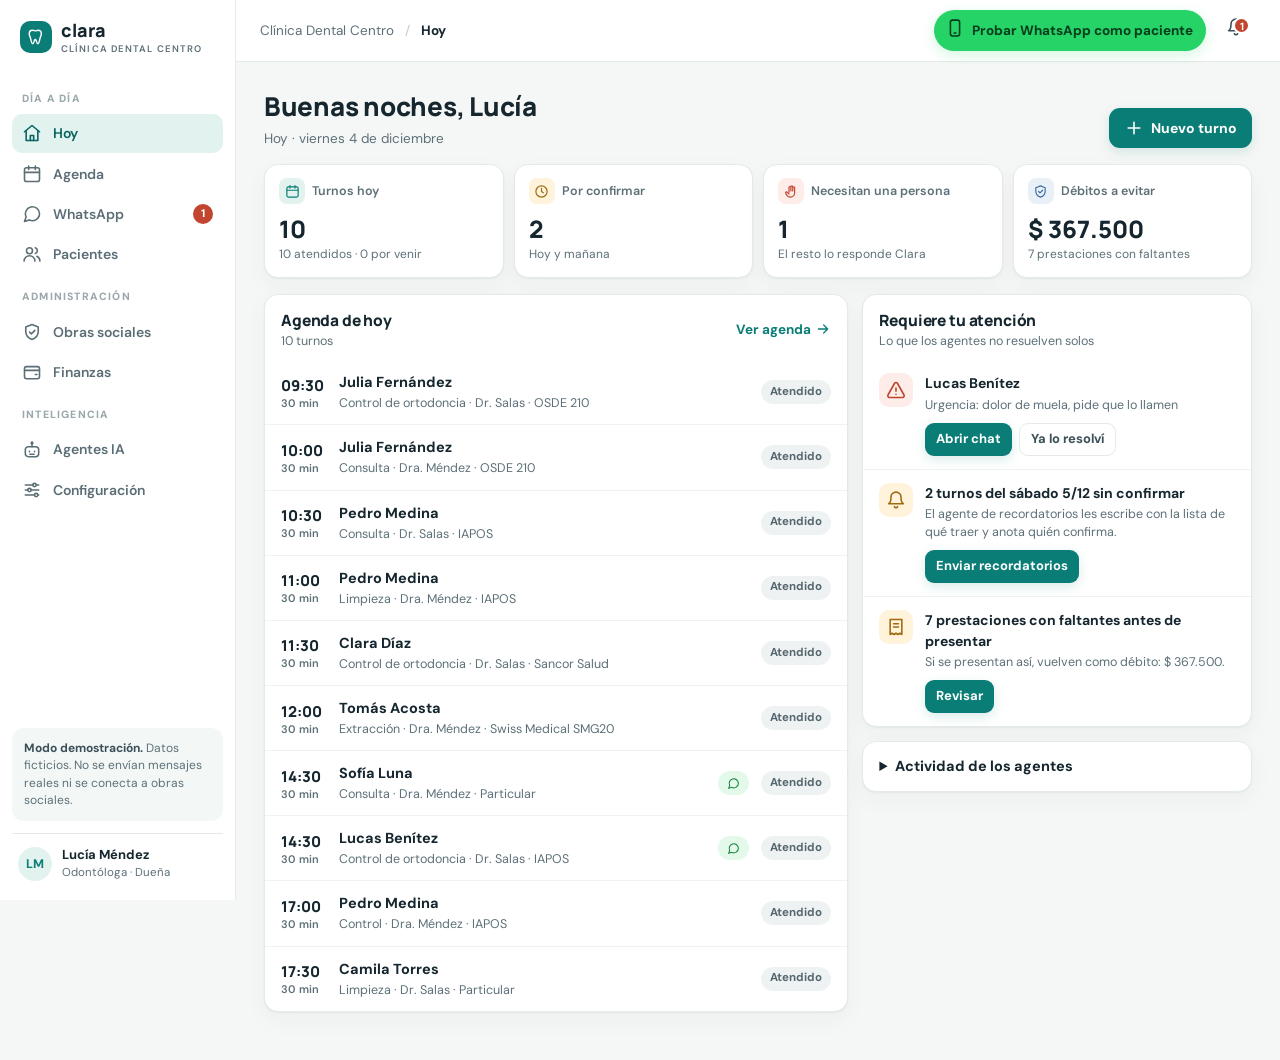
<file: index.html>
<!doctype html>
<html lang="es">
<head>
<meta charset="utf-8">
<meta name="viewport" content="width=device-width, initial-scale=1, viewport-fit=cover, interactive-widget=resizes-content">
<meta name="theme-color" content="#0a7d76">
<title>Clara · Clínica dental</title>
<meta name="description" content="Prototipo de Clara: gestión de clínica dental con agentes de IA para WhatsApp, coberturas y facturación. Datos ficticios.">
<link rel="preconnect" href="https://fonts.googleapis.com">
<link rel="preconnect" href="https://fonts.gstatic.com" crossorigin>
<link href="https://fonts.googleapis.com/css2?family=DM+Sans:opsz,wght@9..40,400;9..40,500;9..40,600;9..40,700&family=Manrope:wght@600;700;800&display=swap" rel="stylesheet">
<link rel="stylesheet" href="styles.css">
</head>
<body>
<div class="nav-backdrop" data-act="menu-close" aria-hidden="true"></div>
<div class="app">
  <aside class="sidebar" id="navigation" aria-label="Menú principal">
    <button class="btn ghost menu-close" data-act="menu-close">Cerrar menú ✕</button>
    <div class="brand"><div class="brandmark" data-icon="tooth"></div><div>clara<small>Clínica Dental Centro</small></div></div>
    <nav class="nav" id="sidenav"></nav>
    <div class="side-foot">
      <div class="side-demo"><b>Modo demostración.</b> Datos ficticios. No se envían mensajes reales ni se conecta a obras sociales.</div>
      <div class="side-user"><div class="avatar">LM</div><div><b>Lucía Méndez</b><small>Odontóloga · Dueña</small></div></div>
    </div>
  </aside>
  <main>
    <header class="topbar">
      <button class="btn ghost menu-toggle" data-act="menu-open" aria-controls="navigation" aria-expanded="false">☰ Menú</button>
      <div class="brand"><div class="brandmark" data-icon="tooth"></div><div>clara</div></div>
      <div class="crumb">Clínica Dental Centro <span style="padding:0 7px;color:#c3cccd">/</span> <b id="crumb">Hoy</b></div>
      <div class="topspacer"></div>
      <button class="try-btn" data-act="phone-open" aria-label="Probar el WhatsApp como paciente"><span data-icon="phone"></span><span class="lbl-long">Probar WhatsApp como paciente</span><span class="lbl-short">Probar</span></button>
      <button class="iconbtn" data-act="go" data-page="whatsapp" aria-label="Conversaciones que necesitan una persona"><span data-icon="bell"></span><span class="dot hidden" id="bellcount"></span></button>
    </header>
    <div class="content" id="view"></div>
  </main>
</div>

<nav class="bottomnav" id="bottomnav" aria-label="Navegación"></nav>
<button class="fab" data-act="new-appt" aria-label="Nuevo turno"><span data-icon="plus"></span></button>

<!-- Simulador de WhatsApp del paciente -->
<div class="phone-dock" id="phonedock" aria-hidden="true">
  <div class="phone" role="dialog" aria-label="Simulador de WhatsApp del paciente">
    <div class="ph-head">
      <button class="iconbtn" data-act="phone-close" aria-label="Cerrar simulador"><span data-icon="chevL"></span></button>
      <div class="avatar" data-icon="tooth"></div>
      <div style="flex:1;min-width:0"><b>Clínica Dental Centro</b><span id="ph-status">en línea · responde Clara (IA)</span></div>
      <button class="iconbtn" data-act="phone-reset" aria-label="Reiniciar esta conversación"><span data-icon="refresh"></span></button>
    </div>
    <div class="ph-persona"><label for="ph-persona">Escribís como</label><select id="ph-persona"></select></div>
    <div class="ph-msgs" id="ph-msgs" role="log" aria-label="Mensajes del simulador"></div>
    <div class="ph-sugg" id="ph-sugg"></div>
    <form class="ph-foot" id="ph-form" autocomplete="off">
      <input id="ph-input" placeholder="Escribí como si fueras el paciente…" aria-label="Mensaje del paciente">
      <button class="sendbtn" aria-label="Enviar"><span data-icon="send"></span></button>
    </form>
  </div>
</div>

<div class="sheet-bg" id="sheetbg" data-act="sheet-close"></div>
<section class="sheet" id="sheet" role="dialog" aria-modal="true" aria-labelledby="sheet-title" tabindex="-1"><div class="grab"></div><div id="sheet-inner"></div></section>
<div class="toasts" id="toasts" aria-live="polite"></div>

<script src="data.js"></script>
<script src="agent.js"></script>
<script src="app.js"></script>
</body>
</html>
</file>
<file: styles.css>
/* Clara · estilos. Mobile first: primero el celular, después la compu. */
[hidden] { display: none !important; }
@media (max-width: 899px) {
  .topbar { padding-top: max(6px, env(safe-area-inset-top, 0px)); }
  .sidebar { padding-top: max(18px, env(safe-area-inset-top, 0px)); }
}
:root {
  --ink: #15262f; --ink2: #3c5059; --muted: #6f8088; --line: #e4eaea; --line2: #eef2f2;
  --bg: #f5f7f6; --card: #fff; --teal: #0a7d76; --teal-d: #076560; --teal-l: #e2f2ef; --teal-ll: #f1f9f7;
  --blue: #3f6fa6; --blue-l: #e9f0f8; --amber: #a06a10; --amber-l: #fff3dc; --red: #c2452f; --red-l: #fdece8;
  --green: #1f8a4c; --green-l: #e5f5ea; --wa: #dcf8c6; --wa-bg: #efe7dd;
  --r: 14px; --r-sm: 10px; --shadow: 0 1px 2px #12303a0d, 0 8px 24px #12303a0a;
  --safe-b: env(safe-area-inset-bottom, 0px);
  --font: 'DM Sans', system-ui, -apple-system, 'Segoe UI', sans-serif; --display: 'Manrope', var(--font);
}
* { box-sizing: border-box; -webkit-tap-highlight-color: transparent; }
html, body { margin: 0; }
body { background: var(--bg); color: var(--ink); font: 15px/1.45 var(--font); -webkit-font-smoothing: antialiased; }
button, input, select, textarea { font: inherit; color: inherit; }
button { cursor: pointer; border: 0; background: none; padding: 0; }
svg.i { width: 20px; height: 20px; fill: none; stroke: currentColor; stroke-width: 1.9; stroke-linecap: round; stroke-linejoin: round; flex-shrink: 0; }
svg.i.sm { width: 16px; height: 16px; } svg.i.lg { width: 24px; height: 24px; }
h1, h2, h3 { font-family: var(--display); margin: 0; letter-spacing: -.01em; }
.muted { color: var(--muted); } .small { font-size: 12.5px; } .tiny { font-size: 11.5px; }
.hidden { display: none !important; }
.hide-m { display: none !important; }

/* ---------- Layout ---------- */
.app { min-height: 100vh; min-height: 100dvh; }
.sidebar { display: none; }
.topbar { position: sticky; top: 0; z-index: 20; height: 58px; display: flex; align-items: center; gap: 10px; padding: 0 14px; background: #ffffffee; backdrop-filter: blur(10px); border-bottom: 1px solid var(--line); }
.brand { display: flex; align-items: center; gap: 9px; font: 800 18px var(--display); }
.brandmark { width: 32px; height: 32px; border-radius: 10px; background: var(--teal); color: #fff; display: grid; place-items: center; }
.brandmark svg { width: 18px; height: 18px; }
.brand small { display: block; font: 600 9.5px var(--font); color: var(--muted); letter-spacing: 1.1px; text-transform: uppercase; margin-top: 1px; }
.crumb { display: none; }
.topspacer { flex: 1; }
.try-btn { display: inline-flex; align-items: center; gap: 7px; background: #25d366; color: #063d1d; font-weight: 700; font-size: 13.5px; border-radius: 999px; padding: 8px 13px 8px 11px; box-shadow: 0 4px 14px #25d36633; }
.try-btn .lbl-long { display: none; }
.iconbtn { width: 40px; height: 40px; border-radius: 12px; display: grid; place-items: center; color: var(--ink2); position: relative; }
.iconbtn:hover { background: var(--line2); }
.dot { position: absolute; top: 6px; right: 6px; min-width: 17px; height: 17px; padding: 0 4px; border-radius: 9px; background: var(--red); color: #fff; font-size: 10.5px; font-weight: 700; display: grid; place-items: center; border: 2px solid #fff; }
.avatar { width: 34px; height: 34px; border-radius: 50%; background: var(--teal-l); color: var(--teal); font-weight: 700; font-size: 12.5px; display: grid; place-items: center; flex-shrink: 0; }
.avatar.blue { background: var(--blue-l); color: var(--blue); } .avatar.amber { background: var(--amber-l); color: var(--amber); } .avatar.gray { background: #edf1f2; color: #5b6e75; }
.content { padding: 16px 14px calc(96px + var(--safe-b)); max-width: 1320px; margin: 0 auto; }

.bottomnav { position: fixed; z-index: 30; left: 0; right: 0; bottom: 0; display: grid; grid-template-columns: repeat(5, 1fr); background: #fffffff2; backdrop-filter: blur(12px); border-top: 1px solid var(--line); padding: 6px 4px calc(6px + var(--safe-b)); }
.bottomnav button { display: flex; flex-direction: column; align-items: center; gap: 3px; padding: 5px 0; font-size: 11px; font-weight: 600; color: #7a8a91; position: relative; border-radius: 12px; }
.bottomnav button.active { color: var(--teal); }
.bottomnav button.active svg { stroke-width: 2.3; }
.bottomnav .dot { top: 0; right: calc(50% - 22px); }

/* ---------- Encabezados de página ---------- */
.pagehead { display: flex; align-items: flex-end; justify-content: space-between; gap: 12px; margin: 4px 0 16px; }
.pagehead h1 { font-size: 23px; font-weight: 800; }
.pagehead p { margin: 3px 0 0; color: var(--muted); font-size: 13.5px; }
.pagehead .actions { display: flex; gap: 8px; flex-shrink: 0; }

/* ---------- Botones ---------- */
.btn { display: inline-flex; align-items: center; justify-content: center; gap: 7px; height: 40px; padding: 0 15px; border-radius: 11px; font-weight: 700; font-size: 14px; white-space: nowrap; }
.btn.primary { background: var(--teal); color: #fff; box-shadow: 0 4px 12px #0a7d7626; }
.btn.primary:hover { background: var(--teal-d); }
.btn.ghost { background: #fff; border: 1px solid var(--line); color: var(--ink2); }
.btn.ghost:hover { border-color: #cfd9d9; }
.btn.soft { background: var(--teal-l); color: var(--teal-d); }
.btn.danger { background: var(--red-l); color: var(--red); }
.btn.sm { height: 33px; padding: 0 11px; font-size: 13px; border-radius: 9px; }
.btn.block { width: 100%; }
.btn:disabled { opacity: .5; cursor: default; }
.linkbtn { color: var(--teal); font-weight: 700; font-size: 13.5px; display: inline-flex; align-items: center; gap: 4px; }
.fab { position: fixed; z-index: 25; right: 16px; bottom: calc(78px + var(--safe-b)); width: 56px; height: 56px; border-radius: 18px; background: var(--teal); color: #fff; display: grid; place-items: center; box-shadow: 0 10px 26px #0a7d7650; }
.fab svg { width: 26px; height: 26px; }

/* ---------- Tarjetas ---------- */
.card { background: var(--card); border: 1px solid var(--line); border-radius: var(--r); box-shadow: var(--shadow); }
.card.pad { padding: 16px; }
.cardhead { display: flex; align-items: center; justify-content: space-between; gap: 10px; padding: 14px 16px 10px; }
.cardhead h2 { font-size: 15.5px; font-weight: 800; }
.cardhead .sub { font-size: 12.5px; color: var(--muted); margin-top: 1px; }
.stack { display: grid; gap: 14px; }
.grid-main { display: grid; gap: 14px; grid-template-columns: minmax(0, 1fr); }
.stack > * , .grid-main > * { min-width: 0; }

.kpis { display: grid; grid-auto-flow: column; grid-auto-columns: minmax(150px, 1fr); gap: 10px; overflow-x: auto; scroll-snap-type: x mandatory; margin: 0 -14px 14px; padding: 2px 14px 6px; scrollbar-width: none; }
.kpis::-webkit-scrollbar { display: none; }
.kpi { scroll-snap-align: start; padding: 13px 14px; text-align: left; }
.kpi .k-top { display: flex; align-items: center; gap: 7px; color: var(--muted); font-size: 12.5px; font-weight: 600; }
.kpi .k-ico { width: 26px; height: 26px; border-radius: 8px; display: grid; place-items: center; background: var(--teal-l); color: var(--teal); }
.kpi .k-ico svg { width: 15px; height: 15px; }
.kpi .k-num { font: 800 24px var(--display); margin: 8px 0 1px; }
.kpi .k-sub { font-size: 12px; color: var(--muted); }
.kpi.warn .k-ico { background: var(--amber-l); color: var(--amber); }
.kpi.red .k-ico { background: var(--red-l); color: var(--red); }
.kpi.blue .k-ico { background: var(--blue-l); color: var(--blue); }

/* ---------- Listas ---------- */
.list > * + * { border-top: 1px solid var(--line2); }
.row { display: flex; align-items: center; gap: 12px; padding: 12px 16px; min-height: 60px; }
.row.tap { cursor: pointer; width: 100%; text-align: left; }
.row.tap:hover { background: #fafcfc; }
.row .grow { flex: 1; min-width: 0; }
.row .title { font-weight: 700; font-size: 14.5px; overflow: hidden; text-overflow: ellipsis; white-space: nowrap; }
.row .meta { font-size: 12.5px; color: var(--muted); margin-top: 1px; overflow: hidden; text-overflow: ellipsis; white-space: nowrap; }
.row .time { font: 800 15px var(--display); color: var(--ink); width: 46px; flex-shrink: 0; }
.row .time small { display: block; font: 600 11px var(--font); color: var(--muted); }
.empty { padding: 26px 16px; text-align: center; color: var(--muted); font-size: 14px; }

.chip { display: inline-flex; align-items: center; gap: 5px; height: 24px; padding: 0 9px; border-radius: 999px; font-size: 11.5px; font-weight: 700; background: #eef2f3; color: #55676e; white-space: nowrap; }
.chip.ok { background: var(--green-l); color: var(--green); }
.chip.teal { background: var(--teal-l); color: var(--teal-d); }
.chip.warn { background: var(--amber-l); color: var(--amber); }
.chip.red { background: var(--red-l); color: var(--red); }
.chip.blue { background: var(--blue-l); color: var(--blue); }
.chip.wa { background: #e3f9e9; color: #13803f; }
.chip svg { width: 13px; height: 13px; }

.seg { display: inline-flex; background: #e9eeee; border-radius: 11px; padding: 3px; }
.seg button { height: 32px; padding: 0 12px; border-radius: 9px; font-size: 13px; font-weight: 700; color: var(--muted); }
.seg button.on { background: #fff; color: var(--ink); box-shadow: 0 1px 3px #0001; }
.chips { display: flex; gap: 7px; overflow-x: auto; scrollbar-width: none; padding-bottom: 2px; }
.chips::-webkit-scrollbar { display: none; }
.fchip { height: 34px; padding: 0 13px; border-radius: 999px; border: 1px solid var(--line); background: #fff; font-size: 13px; font-weight: 700; color: var(--ink2); white-space: nowrap; display: inline-flex; align-items: center; gap: 6px; }
.fchip.on { background: var(--ink); color: #fff; border-color: var(--ink); }
.fchip i { width: 8px; height: 8px; border-radius: 50%; display: inline-block; }

/* ---------- Atención / alertas ---------- */
.attn { display: flex; gap: 12px; align-items: flex-start; padding: 13px 16px; }
.attn .a-ico { width: 34px; height: 34px; border-radius: 10px; display: grid; place-items: center; flex-shrink: 0; background: var(--amber-l); color: var(--amber); }
.attn .a-ico.red { background: var(--red-l); color: var(--red); } .attn .a-ico.teal { background: var(--teal-l); color: var(--teal); } .attn .a-ico.blue { background: var(--blue-l); color: var(--blue); }
.attn .a-body { flex: 1; min-width: 0; }
.attn .a-title { font-weight: 700; font-size: 14px; }
.attn .a-text { font-size: 12.5px; color: var(--muted); margin-top: 2px; }
.attn .a-actions { display: flex; gap: 7px; margin-top: 9px; flex-wrap: wrap; }

.banner { display: flex; align-items: center; gap: 12px; padding: 14px 16px; border-radius: var(--r); background: linear-gradient(120deg, #0a7d76, #0f9a7f); color: #fff; margin-bottom: 14px; box-shadow: 0 10px 28px #0a7d7630; }
.banner .b-ico { width: 42px; height: 42px; border-radius: 12px; background: #ffffff26; display: grid; place-items: center; flex-shrink: 0; }
.banner b { display: block; font: 800 15px var(--display); }
.banner span { font-size: 12.5px; opacity: .9; }
.banner .btn { background: #fff; color: var(--teal-d); margin-left: auto; }
.note { background: var(--teal-ll); border: 1px solid #d6ece7; color: #3f625d; border-radius: 12px; padding: 11px 13px; font-size: 12.5px; line-height: 1.5; }
.note.warn { background: #fffaf0; border-color: #f3e2bd; color: #7a5a1c; }

/* ---------- Actividad de agentes ---------- */
.feed { padding: 4px 16px 12px; }
.feed-item { display: flex; gap: 11px; padding: 9px 0; }
.feed-item + .feed-item { border-top: 1px dashed var(--line); }
.agent-badge { width: 30px; height: 30px; border-radius: 9px; display: grid; place-items: center; flex-shrink: 0; font-size: 11px; font-weight: 800; }
.ag-recepcion { background: var(--teal-l); color: var(--teal-d); }
.ag-coberturas { background: var(--blue-l); color: var(--blue); }
.ag-recordatorios { background: #f1ebfb; color: #6b45a8; }
.ag-facturacion { background: var(--amber-l); color: var(--amber); }
.ag-historia { background: #fdeef3; color: #a13b62; }
.ag-persona { background: #eef1f2; color: #4f6168; }
.feed-item .f-text { font-size: 13px; line-height: 1.4; }
.feed-item .f-meta { font-size: 11.5px; color: var(--muted); margin-top: 2px; }
.feed-item.flash { animation: flash 2.4s ease; border-radius: 8px; }
@keyframes flash { 0%, 30% { background: #fff6d6; } 100% { background: transparent; } }

/* ---------- Agenda ---------- */
.agenda-bar { display: flex; flex-direction: column; gap: 10px; margin-bottom: 12px; }
.datenav { display: flex; align-items: center; gap: 6px; }
.datenav h2 { font-size: 17px; flex: 1; }
.daystrip { display: flex; gap: 7px; overflow-x: auto; scrollbar-width: none; margin: 0 -14px; padding: 2px 14px 4px; scroll-snap-type: x proximity; }
.daystrip::-webkit-scrollbar { display: none; }
.daychip { scroll-snap-align: start; flex: 0 0 52px; height: 66px; border-radius: 14px; background: #fff; border: 1px solid var(--line); display: flex; flex-direction: column; align-items: center; justify-content: center; gap: 1px; }
.daychip .dn { font-size: 11px; font-weight: 700; color: var(--muted); text-transform: uppercase; }
.daychip .dd { font: 800 18px var(--display); }
.daychip .dc { font-size: 10px; color: var(--muted); height: 12px; }
.daychip.today .dn { color: var(--teal); }
.daychip.on { background: var(--teal); border-color: var(--teal); color: #fff; }
.daychip.on .dn, .daychip.on .dc { color: #ffffffcc; }
.daychip.closed { opacity: .45; }

.tl { padding: 6px 0; }
.tl-item { display: flex; gap: 12px; padding: 10px 16px; align-items: stretch; width: 100%; text-align: left; }
.tl-item:hover { background: #fafcfc; }
.tl-item .time { font: 800 14.5px var(--display); width: 44px; flex-shrink: 0; padding-top: 2px; }
.tl-item .time small { display: block; font: 600 11px var(--font); color: var(--muted); }
.appt-card { flex: 1; min-width: 0; border-radius: 12px; padding: 10px 12px; background: var(--teal-ll); border-left: 4px solid var(--teal); }
.appt-card.blue { background: #f3f7fc; border-color: var(--blue); }
.appt-card.amber { background: #fffaf0; border-color: #d99a2b; }
.appt-card.done { opacity: .6; }
.appt-card.cancel { opacity: .5; text-decoration: line-through; }
.appt-card .ac-top { display: flex; align-items: center; gap: 8px; justify-content: space-between; }
.appt-card .ac-name { font-weight: 800; font-size: 14.5px; overflow: hidden; text-overflow: ellipsis; white-space: nowrap; }
.appt-card .ac-meta { font-size: 12.5px; color: var(--muted); margin-top: 2px; }
.appt-card .ac-tags { display: flex; gap: 5px; flex-wrap: wrap; margin-top: 7px; }
.flash .appt-card, .appt-card.flash, .wk-appt.flash, .grid-appt.flash { animation: pulse 1.2s ease 3; }
@keyframes pulse { 0%, 100% { box-shadow: 0 0 0 0 #25d36600; } 50% { box-shadow: 0 0 0 5px #25d36655; } }
.tl-free { display: flex; gap: 12px; padding: 4px 16px; align-items: center; width: 100%; text-align: left; }
.tl-free .time { width: 44px; flex-shrink: 0; font-size: 12px; color: var(--muted); font-weight: 600; }
.tl-free .free { flex: 1; border: 1.5px dashed #d5dfdf; border-radius: 10px; padding: 7px 12px; font-size: 12.5px; color: var(--muted); display: flex; justify-content: space-between; align-items: center; }
.tl-free:hover .free { border-color: var(--teal); color: var(--teal); }

.grid-view, .week-view { display: none; }

/* ---------- WhatsApp (bandeja de la clínica) ---------- */
.inbox { display: block; }
.inbox-list .row { min-height: 70px; }
.inbox-list .row.on { background: var(--teal-ll); }
.inbox-conv { display: none; }
.inbox.open .inbox-list { display: none; }
.inbox.open .inbox-conv { display: flex; }
.inbox-conv { flex-direction: column; min-height: calc(100dvh - 58px - 90px - 70px); }
.conv-head { display: flex; align-items: center; gap: 10px; padding: 11px 12px; border-bottom: 1px solid var(--line); }
.conv-msgs { flex: 1; padding: 14px 12px; background: var(--wa-bg); overflow-y: auto; display: flex; flex-direction: column; gap: 6px; }
.conv-foot { border-top: 1px solid var(--line); padding: 10px 12px; background: #fff; border-radius: 0 0 var(--r) var(--r); }
.msg { max-width: 82%; padding: 7px 10px 6px; border-radius: 10px; font-size: 13.5px; line-height: 1.42; white-space: pre-wrap; word-wrap: break-word; box-shadow: 0 1px 1px #0000000d; position: relative; }
.msg .m-time { font-size: 10px; color: #7d8b8f; float: right; margin: 6px 0 -3px 10px; }
.msg .m-tag { display: block; font-size: 10.5px; font-weight: 800; margin-bottom: 2px; letter-spacing: .2px; }
.msg.in { align-self: flex-start; background: #fff; }
.msg.out { align-self: flex-end; background: var(--wa); }
.msg.sys { align-self: center; background: #fff8dc; color: #6d5c22; font-size: 11.5px; max-width: 92%; text-align: center; }
.tag-recepcion { color: var(--teal); } .tag-coberturas { color: var(--blue); } .tag-recordatorios { color: #6b45a8; } .tag-persona { color: #b15b1c; } .tag-facturacion { color: var(--amber); }
.takeover { display: flex; align-items: center; gap: 10px; }
.takeover .t-txt { flex: 1; font-size: 12.5px; color: var(--muted); }
.composer { display: flex; gap: 8px; align-items: center; }
.composer input { flex: 1; height: 42px; border: 1px solid var(--line); border-radius: 21px; padding: 0 15px; background: #fff; outline: none; font-size: 14.5px; }
.composer input:focus { border-color: var(--teal); }
.sendbtn { width: 42px; height: 42px; border-radius: 50%; background: var(--teal); color: #fff; display: grid; place-items: center; flex-shrink: 0; }

/* ---------- Simulador de teléfono ---------- */
.phone-dock { position: fixed; inset: 0; z-index: 60; display: none; background: #0b1f26aa; }
.phone-dock.open { display: block; }
.phone { position: absolute; inset: 0; background: var(--wa-bg); display: flex; flex-direction: column; overflow: hidden; }
.ph-head { background: #075e54; color: #fff; display: flex; align-items: center; gap: 10px; padding: 10px 10px 10px 6px; padding-top: max(10px, env(safe-area-inset-top)); }
.ph-head .iconbtn { color: #fff; width: 38px; height: 38px; }
.ph-head .iconbtn:hover { background: #ffffff1a; }
.ph-head .avatar { background: #fff; color: #075e54; }
.ph-head b { display: block; font-size: 15px; }
.ph-head span { font-size: 11.5px; opacity: .85; }
.ph-persona { display: flex; align-items: center; gap: 8px; padding: 7px 12px; background: #fff; border-bottom: 1px solid var(--line); font-size: 12.5px; color: var(--muted); }
.ph-persona select { flex: 1; border: 1px solid var(--line); border-radius: 8px; padding: 5px 8px; background: #fff; font-size: 13px; color: var(--ink); font-weight: 600; }
.ph-msgs { flex: 1; overflow-y: auto; padding: 12px 10px; display: flex; flex-direction: column; gap: 6px; }
.ph-msgs .msg.in { background: #fff; }
.ph-intro { align-self: center; background: #fff8dc; color: #6d5c22; font-size: 12px; border-radius: 9px; padding: 8px 11px; max-width: 92%; text-align: center; line-height: 1.45; }
.typing { align-self: flex-start; background: #fff; border-radius: 10px; padding: 10px 13px; display: flex; gap: 4px; }
.typing i { width: 7px; height: 7px; border-radius: 50%; background: #9aa7ab; animation: blink 1.2s infinite; }
.typing i:nth-child(2) { animation-delay: .2s; } .typing i:nth-child(3) { animation-delay: .4s; }
@keyframes blink { 0%, 80%, 100% { opacity: .3; } 40% { opacity: 1; } }
.ph-sugg { display: flex; gap: 7px; overflow-x: auto; padding: 8px 10px 2px; scrollbar-width: none; }
.ph-sugg::-webkit-scrollbar { display: none; }
.ph-sugg button { flex-shrink: 0; background: #fff; border: 1px solid #d9e2df; border-radius: 999px; padding: 7px 12px; font-size: 12.5px; font-weight: 600; color: #20524b; }
.ph-foot { display: flex; gap: 8px; padding: 8px 10px calc(10px + var(--safe-b)); }
.ph-foot input { flex: 1; height: 44px; border: 0; border-radius: 22px; padding: 0 16px; background: #fff; outline: none; font-size: 15px; }
.ph-foot .sendbtn { background: #00a884; width: 44px; height: 44px; }
.ph-live { display: none; }

/* ---------- Hoja lateral / inferior ---------- */
.sheet-bg { position: fixed; inset: 0; z-index: 70; background: #0b1f2666; opacity: 0; pointer-events: none; transition: opacity .2s; }
.sheet-bg.open { opacity: 1; pointer-events: auto; }
.sheet { position: fixed; z-index: 71; left: 0; right: 0; bottom: 0; max-height: 92dvh; background: #fff; border-radius: 20px 20px 0 0; transform: translateY(105%); transition: transform .25s cubic-bezier(.2, .8, .2, 1); display: flex; flex-direction: column; box-shadow: 0 -10px 40px #0002; }
.sheet.open { transform: none; }
#sheet-inner { display: flex; flex-direction: column; min-height: 0; flex: 1; }
.sheet-body { flex: 1; min-height: 0; }
.sheet .grab { width: 40px; height: 5px; border-radius: 3px; background: #d6dede; margin: 8px auto 0; flex-shrink: 0; }
.sheet-head { display: flex; align-items: center; gap: 10px; padding: 10px 16px 12px; border-bottom: 1px solid var(--line2); }
.sheet-head h2 { font-size: 18px; flex: 1; }
.sheet-body { overflow-y: auto; padding: 14px 16px calc(20px + var(--safe-b)); }
.sheet-foot { display: flex; gap: 8px; padding: 12px 16px calc(12px + var(--safe-b)); border-top: 1px solid var(--line2); }
.sheet-foot .btn { flex: 1; }
.kv { display: grid; grid-template-columns: 110px 1fr; gap: 9px 12px; font-size: 14px; margin: 4px 0 14px; }
.kv dt { color: var(--muted); } .kv dd { margin: 0; font-weight: 600; }
.section-t { font: 800 13px var(--display); text-transform: uppercase; letter-spacing: .6px; color: var(--muted); margin: 18px 0 8px; }
.checklist { display: grid; gap: 7px; }
.check { display: flex; gap: 10px; align-items: center; padding: 10px 12px; border: 1px solid var(--line); border-radius: 11px; font-size: 13.5px; }
.check .cb { width: 22px; height: 22px; border-radius: 7px; border: 2px solid #c9d4d4; display: grid; place-items: center; flex-shrink: 0; color: #fff; }
.check.on .cb { background: var(--green); border-color: var(--green); }
.field { margin-bottom: 12px; }
.field label { display: block; font-size: 12.5px; font-weight: 700; color: var(--ink2); margin-bottom: 5px; }
.field input, .field select, .field textarea { width: 100%; height: 44px; border: 1px solid var(--line); border-radius: 11px; padding: 0 12px; background: #fff; font-size: 15px; outline: none; }
.field textarea { height: 120px; padding: 10px 12px; resize: vertical; line-height: 1.5; }
.field input:focus, .field select:focus, .field textarea:focus { border-color: var(--teal); box-shadow: 0 0 0 3px #0a7d761a; }
.slotgrid { display: grid; grid-template-columns: repeat(4, 1fr); gap: 7px; }
.slotgrid button { height: 40px; border-radius: 10px; border: 1px solid var(--line); font-weight: 700; font-size: 13.5px; background: #fff; }
.slotgrid button.on { background: var(--teal); color: #fff; border-color: var(--teal); }
.two { display: grid; grid-template-columns: 1fr 1fr; gap: 10px; }

/* ---------- Toast ---------- */
.toasts { position: fixed; z-index: 90; left: 12px; right: 12px; bottom: calc(84px + var(--safe-b)); display: flex; flex-direction: column; gap: 8px; align-items: center; pointer-events: none; }
.toast { pointer-events: auto; background: #10262d; color: #fff; border-radius: 13px; padding: 11px 12px 11px 14px; display: flex; align-items: center; gap: 10px; font-size: 13.5px; box-shadow: 0 12px 30px #0004; max-width: 460px; width: 100%; animation: tin .25s ease; }
.toast .t-ico { width: 28px; height: 28px; border-radius: 8px; background: #25d36633; color: #57e08d; display: grid; place-items: center; flex-shrink: 0; }
.toast .t-txt { flex: 1; } .toast b { display: block; }
.toast button { color: #6fe3a1; font-weight: 800; font-size: 13px; padding: 6px 8px; }
@keyframes tin { from { transform: translateY(12px); opacity: 0; } }

/* ---------- Agentes ---------- */
.agents { display: grid; gap: 12px; }
.agent { padding: 16px; }
.agent .ag-head { display: flex; gap: 12px; align-items: center; }
.agent .ag-head .agent-badge { width: 42px; height: 42px; border-radius: 12px; }
.agent .ag-head .agent-badge svg { width: 22px; height: 22px; }
.agent h3 { font-size: 16px; }
.agent ul { margin: 12px 0 0; padding-left: 18px; font-size: 13.5px; color: var(--ink2); line-height: 1.6; }
.agent .ag-foot { display: flex; align-items: center; justify-content: space-between; gap: 10px; margin-top: 12px; padding-top: 12px; border-top: 1px solid var(--line2); }
.toggle { width: 44px; height: 26px; border-radius: 13px; background: #cfd8d8; position: relative; transition: background .2s; flex-shrink: 0; }
.toggle::after { content: ''; position: absolute; left: 3px; top: 3px; width: 20px; height: 20px; border-radius: 50%; background: #fff; box-shadow: 0 1px 3px #0003; transition: left .2s; }
.toggle.on { background: var(--teal); } .toggle.on::after { left: 21px; }
.flow { display: flex; flex-wrap: wrap; gap: 8px; align-items: center; font-size: 13px; padding: 4px 16px 16px; }
.flow .step { background: #fff; border: 1px solid var(--line); border-radius: 10px; padding: 8px 10px; font-weight: 600; }
.flow .arrow { color: var(--muted); }

/* ---------- Tablas (escritorio) ---------- */
.table { width: 100%; border-collapse: collapse; font-size: 13.5px; }
.table th { text-align: left; font-size: 11.5px; color: var(--muted); font-weight: 700; padding: 10px 16px; border-bottom: 1px solid var(--line); text-transform: uppercase; letter-spacing: .4px; }
.table td { padding: 12px 16px; border-bottom: 1px solid var(--line2); vertical-align: middle; }
.table tr:last-child td { border: 0; }
.tablewrap { overflow-x: auto; }

/* ---------- Odontograma ---------- */
.odonto { display: grid; grid-template-columns: repeat(8, 1fr); gap: 4px; margin-bottom: 4px; }
.tooth { border: 1px solid var(--line); border-radius: 7px; text-align: center; font-size: 11px; padding: 5px 0; color: var(--muted); background: #fbfcfc; }
.tooth.mark { background: var(--red-l); border-color: #f2c5bb; color: var(--red); font-weight: 700; }
.tooth.done { background: var(--blue-l); border-color: #cddcef; color: var(--blue); font-weight: 700; }
.evol { border: 1px solid var(--line); border-radius: 12px; padding: 12px; margin-bottom: 8px; font-size: 13.5px; line-height: 1.5; }
.evol .e-head { display: flex; justify-content: space-between; gap: 8px; font-size: 12px; color: var(--muted); margin-bottom: 5px; }
.evol dl { display: grid; grid-template-columns: 105px 1fr; gap: 4px 10px; margin: 6px 0 0; }
.evol dt { color: var(--muted); font-size: 12.5px; } .evol dd { margin: 0; }
.bar { height: 8px; border-radius: 6px; background: #edf1f1; overflow: hidden; margin: 6px 0 12px; }
.bar i { display: block; height: 100%; background: var(--teal); border-radius: 6px; }
.money { font-family: var(--display); font-weight: 800; white-space: nowrap; }

/* ================= Escritorio ================= */
@media (min-width: 900px) {
  body { font-size: 14.5px; }
  .app { display: grid; grid-template-columns: 236px 1fr; }
  .sidebar { display: flex; flex-direction: column; position: sticky; top: 0; height: 100vh; background: #fff; border-right: 1px solid var(--line); padding: 18px 12px; }
  .sidebar .brand { padding: 0 8px 22px; }
  .navlabel { font-size: 10.5px; font-weight: 800; color: #9aa7ab; letter-spacing: 1.2px; padding: 14px 10px 6px; }
  .nav { display: grid; gap: 2px; }
  .nav button { display: flex; align-items: center; gap: 11px; padding: 9px 10px; border-radius: 10px; font-weight: 600; color: #5b6e75; font-size: 14px; text-align: left; position: relative; }
  .nav button:hover { background: #f3f6f6; }
  .nav button.active { background: var(--teal-l); color: var(--teal-d); }
  .nav .count { margin-left: auto; min-width: 20px; height: 20px; padding: 0 6px; border-radius: 10px; background: var(--red); color: #fff; font-size: 11px; font-weight: 800; display: grid; place-items: center; }
  .side-foot { margin-top: auto; }
  .side-demo { background: #f3f7f6; border-radius: 12px; padding: 12px; font-size: 12px; color: var(--muted); line-height: 1.45; margin-bottom: 12px; }
  .side-demo b { color: var(--ink2); }
  .side-user { display: flex; align-items: center; gap: 10px; padding: 12px 6px 0; border-top: 1px solid var(--line); font-size: 13px; }
  .side-user small { display: block; color: var(--muted); font-size: 11.5px; }
  .topbar { height: 62px; padding: 0 24px; }
  .topbar .brand { display: none; }
  .crumb { display: block; font-size: 13.5px; color: var(--muted); }
  .crumb b { color: var(--ink); }
  .try-btn .lbl-long { display: inline; } .try-btn .lbl-short { display: none; }
  .bottomnav, .fab { display: none; }
  .hide-m { display: inline-flex !important; }
  .content { padding: 22px 28px 48px; }
  .pagehead h1 { font-size: 26px; }
  .kpis { grid-auto-flow: initial; grid-template-columns: repeat(4, 1fr); overflow: visible; margin: 0 0 16px; padding: 0; }
  .grid-main { grid-template-columns: minmax(0, 1.5fr) minmax(0, 1fr); align-items: start; }
  .agents { grid-template-columns: repeat(2, 1fr); }
  .toasts { left: auto; right: 22px; bottom: 22px; align-items: flex-end; width: 420px; }

  /* Agenda escritorio: grilla por profesional */
  .agenda-bar { flex-direction: row; align-items: center; flex-wrap: wrap; }
  .agenda-bar .datenav { flex: 1; min-width: 300px; }
  .daystrip { display: none; }
  .agenda-mobile { display: none; }
  .grid-view { display: block; }
  .week-mode .grid-view { display: none; }
  .week-mode .week-view { display: block; }
  .ag-grid { display: grid; position: relative; }
  .ag-colhead { z-index: 3; background: #fff; border-bottom: 1px solid var(--line); padding: 10px; display: flex; gap: 9px; align-items: center; font-weight: 700; font-size: 13.5px; }
  .ag-colhead small { display: block; font-weight: 500; color: var(--muted); font-size: 11.5px; }
  .ag-hours { border-right: 1px solid var(--line); }
  .ag-hour { height: 64px; font-size: 11.5px; color: var(--muted); text-align: right; padding: 0 8px; transform: translateY(-7px); }
  .ag-col { position: relative; border-right: 1px solid var(--line2); }
  .ag-col:last-child { border-right: 0; }
  .ag-cell { height: 32px; border-bottom: 1px solid var(--line2); width: 100%; display: block; }
  .ag-cell:nth-child(2n) { border-bottom-color: var(--line); }
  .ag-cell.off { background: repeating-linear-gradient(45deg, #fafbfb, #fafbfb 6px, #f3f5f5 6px, #f3f5f5 12px); cursor: default; }
  .ag-cell:not(.off):hover { background: var(--teal-ll); }
  .ag-cell:not(.off):hover::after { content: '+ Agendar'; font-size: 11px; font-weight: 700; color: var(--teal); padding-left: 8px; line-height: 32px; }
  .grid-appt { position: absolute; left: 4px; right: 4px; border-radius: 9px; padding: 5px 8px; font-size: 12px; overflow: hidden; text-align: left; background: var(--teal-l); border-left: 4px solid var(--teal); color: var(--ink); box-shadow: 0 1px 2px #0001; }
  .grid-appt.blue { background: var(--blue-l); border-color: var(--blue); }
  .grid-appt.amber { background: var(--amber-l); border-color: #d99a2b; }
  .grid-appt.done { opacity: .55; } .grid-appt.cancel { display: none; }
  .grid-appt b { display: block; font-size: 12.5px; white-space: nowrap; overflow: hidden; text-overflow: ellipsis; }
  .grid-appt span { color: var(--muted); font-size: 11.5px; white-space: nowrap; overflow: hidden; text-overflow: ellipsis; display: block; }
  .grid-appt .gi { position: absolute; top: 5px; right: 6px; display: flex; gap: 3px; }
  .grid-appt .gi i { width: 8px; height: 8px; border-radius: 50%; display: block; }
  .nowline { position: absolute; left: 0; right: 0; height: 2px; background: var(--red); z-index: 2; pointer-events: none; }
  .nowline::before { content: ''; position: absolute; left: -4px; top: -3px; width: 8px; height: 8px; border-radius: 50%; background: var(--red); }
  .wk { display: grid; grid-template-columns: repeat(6, 1fr); }
  .wk-day { border-right: 1px solid var(--line2); min-height: 420px; }
  .wk-day:last-child { border: 0; }
  .wk-day.today { background: #fbfefd; }
  .wk-head { padding: 10px; border-bottom: 1px solid var(--line); font-weight: 700; font-size: 13px; text-transform: capitalize; display: flex; justify-content: space-between; }
  .wk-day.today .wk-head { color: var(--teal); }
  .wk-appt { margin: 6px; padding: 6px 8px; border-radius: 8px; font-size: 12px; background: var(--teal-l); border-left: 3px solid var(--teal); width: calc(100% - 12px); text-align: left; display: block; }
  .wk-appt.blue { background: var(--blue-l); border-color: var(--blue); } .wk-appt.amber { background: var(--amber-l); border-color: #d99a2b; }
  .wk-appt.done { opacity: .55; } .wk-appt.cancel { display: none; }
  .wk-appt b { display: block; white-space: nowrap; overflow: hidden; text-overflow: ellipsis; }

  /* Bandeja WhatsApp en dos columnas */
  .inbox { display: grid; grid-template-columns: 330px 1fr; height: calc(100vh - 62px - 150px); min-height: 520px; }
  .inbox-list { border-right: 1px solid var(--line); overflow-y: auto; display: block !important; }
  .inbox-conv { display: flex !important; min-height: 0; }
  .inbox .back-btn { display: none; }

  /* Hojas: cajón lateral derecho */
  .sheet { left: auto; top: 0; right: 0; bottom: 0; width: 460px; max-height: none; border-radius: 0; transform: translateX(105%); }
  .sheet.open { transform: none; }
  .sheet .grab { display: none; }

  /* Simulador: teléfono al costado que deja ver el panel */
  .phone-dock { inset: auto; right: 0; top: 0; bottom: 0; width: 400px; background: transparent; }
  body.dock-open .app { margin-right: 400px; }
  .phone { inset: 14px; border-radius: 30px; border: 9px solid #12252c; box-shadow: 0 24px 60px #0b1f2655; }
  .ph-head { padding-top: 12px; }
  .ph-live { display: flex; position: absolute; left: 14px; right: 14px; bottom: -2px; }
  body.dock-open .toasts { right: 422px; }
}
@media (min-width: 900px) and (max-width: 1179px) {
  body.dock-open .app { grid-template-columns: 72px 1fr; }
  body.dock-open .sidebar .navtxt, body.dock-open .sidebar .navlabel, body.dock-open .side-demo, body.dock-open .side-user > div, body.dock-open .sidebar .brand > div:last-child, body.dock-open .nav .count { display: none; }
  body.dock-open .nav button { justify-content: center; }
  body.dock-open .kpis { grid-template-columns: repeat(2, 1fr); }
  body.dock-open .grid-main { grid-template-columns: 1fr; }
}
@media (min-width: 1400px) { .agents { grid-template-columns: repeat(3, 1fr); } }
@media (prefers-reduced-motion: reduce) { * { animation: none !important; transition: none !important; } }
.sheet:not(.open) { visibility: hidden; transition: transform .25s, visibility 0s .25s; }

/* ---------- Ajustes responsive y accesibilidad de la interfaz actual ---------- */
.agenda-bar .chips { min-width: 0; max-width: 100%; }
.app, .app > main, .content, #view, .pagehead, .pagehead > *, .pagehead .actions,
.card, .cardhead, .stack, .grid-main, .row, .row .grow, .inbox, .inbox-list,
.inbox-conv, .conv-head, .conv-msgs, .conv-foot, .composer, .sheet, #sheet-inner,
.sheet-body, .sheet-foot, .toasts, .toast, .toast .t-txt { min-width: 0; }
.app { width: 100%; }
.app > main { width: 100%; min-width: 0; }
.tablewrap, .table-wrap { width: 100%; max-width: 100%; overflow-x: auto; -webkit-overflow-scrolling: touch; }
.tablewrap .table, .table-wrap .table { min-width: 640px; }
.msg { overflow-wrap: anywhere; word-break: normal; }
.conv-head > *, .conv-foot > *, .composer > *, .ph-foot > *, .toast > * { min-width: 0; }
.ph-foot input { min-width: 0; }
.pagehead, .pagehead .actions, .cardhead, .agenda-bar, .datenav, .sheet-foot { flex-wrap: wrap; }
.pagehead .actions { justify-content: flex-end; }
.sheet-head, .sheet-foot { flex-shrink: 0; }
.toggle { width: 52px; height: 44px; min-height: 44px; border-radius: 22px; }
.toggle::after { top: 12px; left: 3px; }
.toggle.on::after { left: 29px; }
:focus-visible { outline: 3px solid #087d76; outline-offset: 2px; }
.menu-toggle, .menu-close, .nav-backdrop { display: none; }
body.overlay-lock { overflow: hidden; }

@media (max-width: 899px) {
  .app { display: block; }
  .sidebar { display: flex; flex-direction: column; position: fixed; z-index: 51; inset: 0 auto 0 0; width: min(300px, 85vw); height: 100dvh; overflow-y: auto; padding: 18px 14px; background: #fff; border-right: 1px solid var(--line); box-shadow: 12px 0 34px #12303a24; transform: translateX(-105%); transition: transform .22s ease; }
  body.menu-open .sidebar { transform: translateX(0); }
  body.menu-open { overflow: hidden; }
  .nav-backdrop { position: fixed; z-index: 50; inset: 0; background: #0b1f2666; }
  body.menu-open .nav-backdrop { display: block; }
  .menu-toggle { display: inline-flex; align-items: center; justify-content: center; flex: 0 0 auto; min-width: 44px; min-height: 44px; padding: 0 10px; border-radius: 11px; background: var(--teal-l); color: var(--teal-d); font-weight: 700; }
  .menu-close { display: inline-flex; align-items: center; justify-content: center; min-width: 44px; min-height: 44px; margin: 0 0 14px auto; padding: 0 10px; border: 1px solid var(--line); border-radius: 10px; background: #fff; color: var(--ink2); }
  .sidebar .brand { padding: 0 8px 22px; }
  .navlabel { padding: 14px 10px 6px; color: var(--muted); font-size: 10.5px; font-weight: 800; letter-spacing: 1.1px; }
  .nav { display: grid; gap: 2px; }
  .nav button { display: flex; align-items: center; gap: 11px; width: 100%; min-height: 44px; padding: 9px 10px; border-radius: 10px; color: #5b6e75; font-size: 14px; font-weight: 600; text-align: left; }
  .nav button.active { background: var(--teal-l); color: var(--teal-d); }
  .nav .count { margin-left: auto; min-width: 20px; height: 20px; padding: 0 6px; border-radius: 10px; background: var(--red); color: #fff; font-size: 11px; font-weight: 800; display: grid; place-items: center; }
  .side-foot { margin-top: auto; padding-top: 14px; }
  .side-demo { margin-bottom: 12px; padding: 12px; border-radius: 12px; background: #f3f7f6; color: var(--muted); font-size: 12px; line-height: 1.45; }
  .side-demo b { color: var(--ink2); }
  .side-user { display: flex; align-items: center; gap: 10px; padding: 12px 6px 0; border-top: 1px solid var(--line); font-size: 13px; }
  .side-user small { display: block; color: var(--muted); font-size: 11.5px; }
  .topbar { min-height: 58px; height: auto; gap: 8px; padding: 6px 10px; }
  .topbar > .brand { display: none; }
  .topbar .crumb { display: none; }
  .topspacer { flex: 1 1 auto; }
  .try-btn { min-height: 44px; padding: 0 10px; font-size: 12.5px; }
  .iconbtn { min-width: 44px; min-height: 44px; width: 44px; height: 44px; }
  .content { padding: 16px 14px calc(96px + var(--safe-b)); }
  .kpis { grid-auto-flow: row; grid-auto-columns: auto; grid-template-columns: repeat(2, minmax(0, 1fr)); overflow: visible; scroll-snap-type: none; margin: 0 0 14px; padding: 2px 0 6px; }
  .kpi { min-width: 0; }
  .pagehead { align-items: flex-start; }
  .pagehead > div:first-child { flex: 1 1 100%; }
  .pagehead .actions { flex: 1 1 100%; justify-content: flex-start; }
  .pagehead .actions .btn { flex: 0 1 auto; }
  .datenav { width: 100%; min-width: 0; flex-wrap: wrap; }
  .datenav h2 { flex: 1 1 120px; min-width: 0; white-space: normal; overflow-wrap: anywhere; }
  .datenav > .iconbtn { flex: 0 0 44px; }
  .datenav > .btn { flex: 0 0 auto; }
  .btn, .linkbtn, .fchip, .seg button, .daychip, .slotgrid button, .sheet-foot .btn,
  .takeover button, .conv-foot button, .ph-sugg button, .sendbtn, .toast button { min-height: 44px; }
  .btn.sm { min-height: 44px; }
  .ag-cell, .grid-appt { min-height: 0; }
  .ag-cell { height: 32px; }
  .grid-appt { height: auto; }
  .inbox { grid-template-columns: minmax(0, 1fr); min-width: 0; height: auto; min-height: 0; }
  .inbox-list, .inbox-conv { min-width: 0; }
  .inbox-conv { min-height: calc(100dvh - 58px - 96px - 70px); }
  .conv-msgs { min-width: 0; overflow-wrap: anywhere; }
  .msg { max-width: 92%; }
  .composer { flex-wrap: wrap; }
  .composer input { min-width: 0; flex: 1 1 160px; font-size: 16px; }
  .field input, .field select, .field textarea, .composer input, .ph-foot input { font-size: 16px; }
  .sheet { max-height: 92dvh; }
  .sheet-body { overflow-y: auto; overscroll-behavior: contain; }
  .sheet-foot { flex-wrap: wrap; }
  .sheet-foot .btn { flex: 1 1 120px; }
}

@media (max-width: 380px) {
  .kpis { grid-template-columns: minmax(0, 1fr); }
  .daystrip { margin-inline: -10px; padding-inline: 10px; }
  .content { padding-left: 10px; padding-right: 10px; }
  .topbar { gap: 6px; padding-right: 8px; padding-left: 8px; }
  .try-btn { gap: 5px; padding-right: 9px; padding-left: 9px; }
}

@media (min-width: 900px) {
  .app { grid-template-columns: 236px minmax(0, 1fr); }
}

@media (min-width: 900px) and (max-width: 1100px) {
  .app { grid-template-columns: 220px minmax(0, 1fr); }
  .inbox { grid-template-columns: 230px minmax(0, 1fr); }
  .inbox-conv { min-width: 0; }
  .toasts { width: min(420px, calc(100vw - 260px)); }
}

@media (min-width: 900px) and (max-width: 1179px) {
  /* El simulador se superpone a este rango para preservar ancho útil del panel. */
  body.dock-open .app { margin-right: 0; grid-template-columns: minmax(0, 236px) minmax(0, 1fr); }
  body.dock-open .sidebar .navtxt, body.dock-open .sidebar .navlabel,
  body.dock-open .side-demo, body.dock-open .side-user > div:last-child,
  body.dock-open .sidebar .brand > div:last-child, body.dock-open .nav .count { display: initial; }
  body.dock-open .side-demo { display: block; }
  body.dock-open .nav .count { display: grid; }
  body.dock-open .nav button { justify-content: flex-start; }
  body.dock-open .kpis { grid-template-columns: repeat(4, minmax(0, 1fr)); }
  body.dock-open .grid-main { grid-template-columns: minmax(0, 1.5fr) minmax(0, 1fr); }
  body.dock-open .phone-dock { inset: 0; width: auto; background: #0b1f26aa; }
  body.dock-open .phone { inset: 14px 14px 14px auto; width: min(400px, calc(100vw - 28px)); }
  body.dock-open .toasts { right: 12px; }
}

@media (min-width: 1180px) {
  body.dock-open .app { width: calc(100% - 400px); margin-right: 0; }
}

@media (min-width: 1180px) and (max-width: 1399px) {
  body.dock-open .kpis { grid-template-columns: repeat(2, minmax(0, 1fr)); }
  body.dock-open .grid-main { grid-template-columns: minmax(0, 1fr); }
}

@media (prefers-reduced-motion: reduce) {
  .sidebar, .sheet, .sheet-bg, .toast, .toggle, .toggle::after { transition: none !important; animation: none !important; }
}

/* ---------- Obras sociales: resumen y lista de prestaciones ---------- */
:root { --muted: #5d7078; }
.os-overview, .os-summary, .os-tabs, .os-toolbar, .os-item, .os-item-head,
.os-item-meta, .os-item-status, .os-details, .os-issues, .os-rules { min-width: 0; }
.os-overview { display: grid; grid-template-columns: repeat(2, minmax(0, 1fr)); gap: 9px; }
.os-overview > * { min-width: 0; }
.os-overview { margin: 14px 0; }
.os-overview > div { padding: 12px; border: 1px solid var(--line); border-radius: 12px; background: #fff; }
.os-overview strong { display: block; font: 800 clamp(17px, 3vw, 23px) var(--display); margin-top: 4px; overflow-wrap: anywhere; }
.os-demo { font-size: 12px; margin: 0 0 12px; }
.agenda-cancelled { margin-top: 12px; }
.agenda-cancelled > summary { padding: 12px 16px; min-height: 44px; cursor: pointer; font-weight: 700; color: var(--muted); }
.activity-summary > summary { padding: 14px 16px; min-height: 44px; cursor: pointer; font-weight: 700; }
@media (max-width: 899px) {
  .today-kpis { grid-template-columns: repeat(2, minmax(0, 1fr)); }
  .today-kpis .kpi { padding: 12px; }
  .today-kpis .k-num { font-size: 20px; overflow-wrap: anywhere; }
  .today-kpis .k-top { font-size: 12px; }
  .today-kpis .k-sub { font-size: 11.5px; }
}
.input-like { padding: 10px 12px; border: 1px solid var(--line); border-radius: 11px; background: var(--bg); }
.os-tabs { margin-bottom: 14px; }
.os-summary { padding: 14px; margin-bottom: 12px; justify-content: space-between; }
.os-summary h2 { font-size: 15px; }
.os-summary p { margin: 4px 0 0; }
.os-list { margin-bottom: 12px; }
.os-list { display: grid; gap: 10px; }
.os-list .os-item + .os-item { margin-top: 0; }
@media (min-width: 1100px) {
  .os-list { grid-template-columns: repeat(2, minmax(0, 1fr)); align-items: start; }
  body.dock-open .os-list { grid-template-columns: minmax(0, 1fr); }
}
.os-item-head h3 { font-size: 15px; }
.os-item-meta { margin: 0; }
.os-rules > summary span:first-child { flex: 1; min-width: 0; }
.os-overview .card { padding: 12px; }
.os-tabs { display: grid; grid-template-columns: repeat(3, minmax(0, 1fr)); width: 100%; max-width: 100%; gap: 4px; overflow: visible; }
.os-tabs > * { min-width: 0; max-width: 100%; white-space: normal; overflow-wrap: anywhere; }
.os-toolbar { display: grid; grid-template-columns: minmax(0, 1fr) minmax(130px, auto); align-items: end; gap: 8px; }
.os-toolbar .field { min-width: 0; margin: 0; }
.os-toolbar input, .os-toolbar select { min-width: 0; max-width: 100%; }
.os-summary { display: flex; align-items: center; gap: 8px; flex-wrap: wrap; }
.os-item { display: grid; gap: 8px; padding: 13px; border: 1px solid var(--line); border-radius: 13px; background: var(--card); box-shadow: var(--shadow); }
.os-item + .os-item { margin-top: 8px; }
.os-item-head { display: flex; align-items: flex-start; justify-content: space-between; gap: 8px; flex-wrap: wrap; }
.os-item-head > :first-child { flex: 1 1 140px; min-width: 0; overflow-wrap: anywhere; }
.os-item-head .money { flex: 0 1 auto; white-space: normal; overflow-wrap: anywhere; text-align: right; }
.os-item-meta { color: var(--ink2); font-size: 12.5px; line-height: 1.5; overflow-wrap: anywhere; }
.os-item-status { display: flex; align-items: center; gap: 6px; flex-wrap: wrap; }
.os-details { border-top: 1px solid var(--line2); padding-top: 8px; }
.os-details > summary { min-height: 44px; display: flex; align-items: center; justify-content: space-between; gap: 8px; color: var(--teal-d); font-weight: 700; cursor: pointer; list-style: none; }
.os-details > summary::-webkit-details-marker { display: none; }
.os-details > summary::after { content: '⌄'; font-size: 16px; transition: transform .15s ease; }
.os-details[open] > summary::after { transform: rotate(180deg); }
.os-details > :not(summary) { min-width: 0; }
.os-issues { display: grid; gap: 8px; margin-top: 8px; }
.os-issues > * { min-width: 0; }
.os-issues > div { display: flex; align-items: center; gap: 8px; flex-wrap: wrap; }
.os-issues > div > :first-child { flex: 1 1 160px; min-width: 0; overflow-wrap: anywhere; }
.os-issues button { flex: 0 1 auto; min-height: 44px; white-space: normal; }
.os-rules { padding: 0; overflow: hidden; }
.os-rules > summary { min-height: 56px; display: flex; align-items: center; justify-content: space-between; gap: 10px; padding: 12px 14px; cursor: pointer; list-style: none; font-weight: 800; }
.os-rules > summary::-webkit-details-marker { display: none; }
.os-rules > summary::after { content: '⌄'; color: var(--teal); font-size: 17px; }
.os-rules[open] > summary { border-bottom: 1px solid var(--line); }
.os-rules[open] > :not(summary) { margin: 12px 14px; }

/* El formulario de las sheets y del simulador sigue la altura visible del teclado. */
.sheet-head, .sheet-foot { flex-shrink: 0; }
.ph-msgs { flex: 1 1 0; min-height: 0; overflow-y: auto; overscroll-behavior: contain; }
.ph-foot { flex: 0 0 auto; }
.ph-foot input { min-width: 0; }
@media (max-width: 1179px) {
  .sheet { top: auto; bottom: var(--keyboard-inset, 0px); }
  .sheet-body { min-height: 0; overflow-y: auto; overscroll-behavior: contain; }
  .phone-dock.open { top: var(--visual-top, 0px); bottom: auto; height: var(--visual-height, 100dvh); }
  .phone-dock.open .phone { top: 0; bottom: auto; height: var(--visual-height, 100dvh); }
}
@media (max-width: 899px) {
  .sheet { max-height: min(92dvh, var(--visual-height, 100dvh)); }
}
@media (min-width: 900px) and (max-width: 1179px) {
  .sheet { top: var(--visual-top, 0px); max-height: var(--visual-height, 100dvh); }
  body.dock-open .phone-dock.open { top: var(--visual-top, 0px); bottom: auto; height: var(--visual-height, 100dvh); }
  body.dock-open .phone-dock.open .phone { top: 14px; bottom: auto; height: calc(var(--visual-height, 100dvh) - 28px); }
}

/* Navegación inferior compacta; el FAB permanece dentro de un área reservada. */
.bottomnav { padding-top: 4px; padding-bottom: calc(4px + var(--safe-b)); }
.bottomnav button { min-height: 44px; padding: 3px 0; color: #5e7078; }
.bottomnav button.active { color: var(--teal-d); }
.fab { width: 46px; height: 46px; right: 12px; bottom: calc(68px + var(--safe-b)); border-radius: 15px; }
.fab svg { width: 22px; height: 22px; }
@media (max-width: 899px) {
  .content { padding-bottom: calc(84px + var(--safe-b)); }
  .os-tabs > * { min-height: 44px; padding: 5px 7px; font-size: 12px; line-height: 1.25; }
  .os-tabs > button { display: flex; align-items: center; justify-content: center; border: 1px solid var(--line); border-radius: 10px; background: #fff; color: var(--ink2); font-weight: 700; }
  .os-tabs > button.on { background: var(--teal-l); border-color: #c9e7e1; color: var(--teal-d); }
  .os-toolbar { grid-template-columns: minmax(0, 1fr); }
  .os-toolbar select { width: 100%; }
  .os-item-head { align-items: flex-start; }
  .os-item-head .money { text-align: left; }
  .os-details summary, .os-rules summary { min-height: 44px; }
  .bottomnav { grid-template-columns: repeat(5, minmax(0, 1fr)); }
  .bottomnav button { font-size: 10.5px; }
  .fab { width: 44px; height: 44px; bottom: calc(70px + var(--safe-b)); }
}
@media (max-width: 430px) {
  .two { grid-template-columns: minmax(0, 1fr); }
}
@media (max-width: 380px) {
  .content { padding-bottom: calc(84px + var(--safe-b)); }
  .os-overview { gap: 7px; }
  .os-overview .card { padding: 10px; }
  .os-tabs { gap: 3px; }
  .os-tabs > * { padding-right: 4px; padding-left: 4px; font-size: 11.5px; }
}
@media (prefers-reduced-motion: reduce) {
  .os-details > summary::after { transition: none; }
}
</file>
